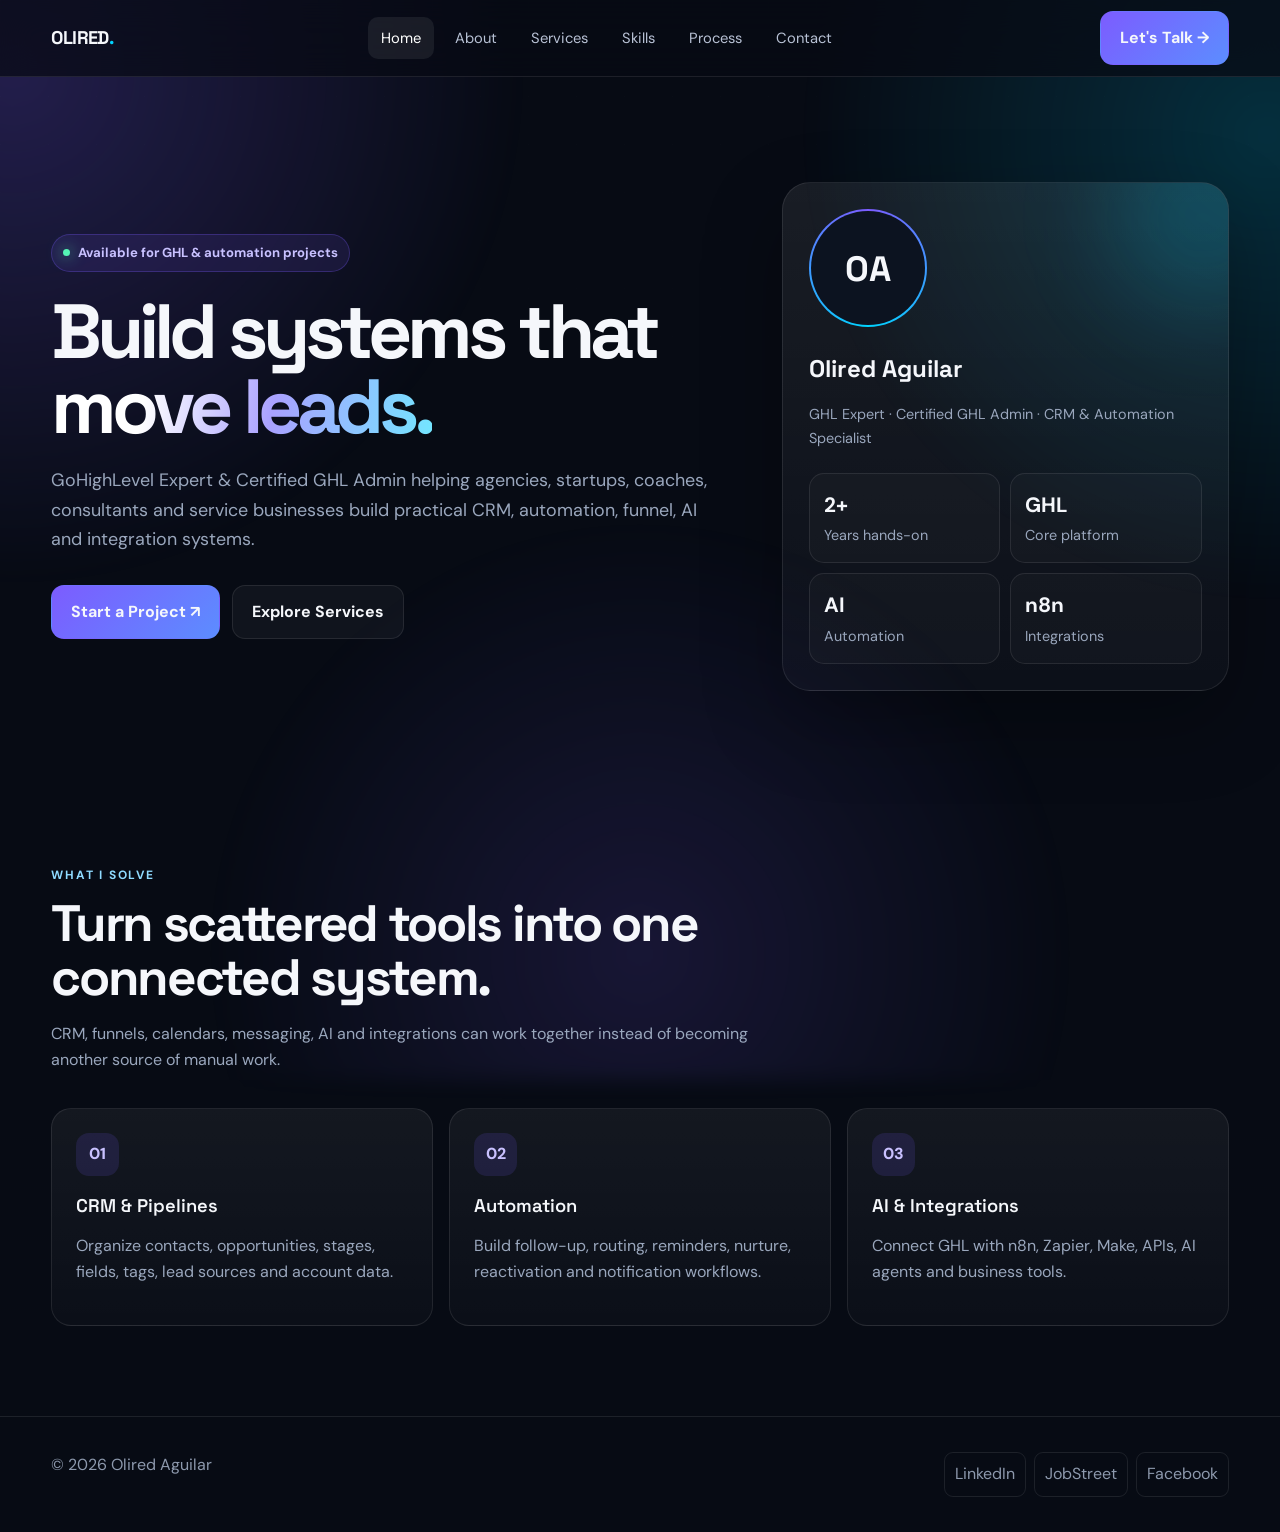
<file: index.html>
<!doctype html><html lang="en"><head><meta charset="utf-8"><meta name="viewport" content="width=device-width,initial-scale=1"><title>Olired Aguilar | GHL & Automation Specialist</title><meta name="description" content="Olired Aguilar — GoHighLevel Expert, Certified GHL Admin and CRM & Automation Specialist."><link rel="stylesheet" href="style.css"></head><body>
<nav><div class="wrap nav"><a class="brand" href="index.html">OLIRED<span>.</span></a><div class="links"><a class="active" href="index.html">Home</a><a href="about.html">About</a><a href="services.html">Services</a><a href="skills.html">Skills</a><a href="process.html">Process</a><a href="contact.html">Contact</a></div><a class="btn primary" href="contact.html">Let's Talk →</a></div></nav>
<main><section class="hero"><div class="wrap hero-grid"><div class="reveal"><span class="eyebrow"><span class="dot"></span> Available for GHL & automation projects</span><h1>Build systems that <span class="gradient">move leads.</span></h1><p class="lead">GoHighLevel Expert & Certified GHL Admin helping agencies, startups, coaches, consultants and service businesses build practical CRM, automation, funnel, AI and integration systems.</p><div class="actions"><a class="btn primary" href="contact.html">Start a Project ↗</a><a class="btn ghost" href="services.html">Explore Services</a></div></div><aside class="hero-card reveal"><div class="profile-ring"><div class="profile-inner">OA</div></div><h2 style="font-family:'Space Grotesk';margin:0">Olired Aguilar</h2><p class="mini">GHL Expert · Certified GHL Admin · CRM & Automation Specialist</p><div class="statgrid"><div class="stat"><b>2+</b><span class="mini">Years hands-on</span></div><div class="stat"><b>GHL</b><span class="mini">Core platform</span></div><div class="stat"><b>AI</b><span class="mini">Automation</span></div><div class="stat"><b>n8n</b><span class="mini">Integrations</span></div></div></aside></div></section>
<section class="section"><div class="wrap"><div class="section-head"><span class="kicker">What I solve</span><h2>Turn scattered tools into one connected system.</h2><p class="muted">CRM, funnels, calendars, messaging, AI and integrations can work together instead of becoming another source of manual work.</p></div><div class="cards"><div class="card"><div class="icon">01</div><h3>CRM & Pipelines</h3><p class="muted">Organize contacts, opportunities, stages, fields, tags, lead sources and account data.</p></div><div class="card"><div class="icon">02</div><h3>Automation</h3><p class="muted">Build follow-up, routing, reminders, nurture, reactivation and notification workflows.</p></div><div class="card"><div class="icon">03</div><h3>AI & Integrations</h3><p class="muted">Connect GHL with n8n, Zapier, Make, APIs, AI agents and business tools.</p></div></div></div></section></main>
<footer><div class="wrap footer"><span>© 2026 Olired Aguilar</span><div class="social"><a href="https://www.linkedin.com/in/olired-aguilar-a40335255/">LinkedIn</a><a href="https://ph.jobstreet.com/profiles/olired-aguilar-LZpXXQdcCF">JobStreet</a><a href="https://www.facebook.com/olired.aguilar21">Facebook</a></div></div></footer></body></html>
</file>
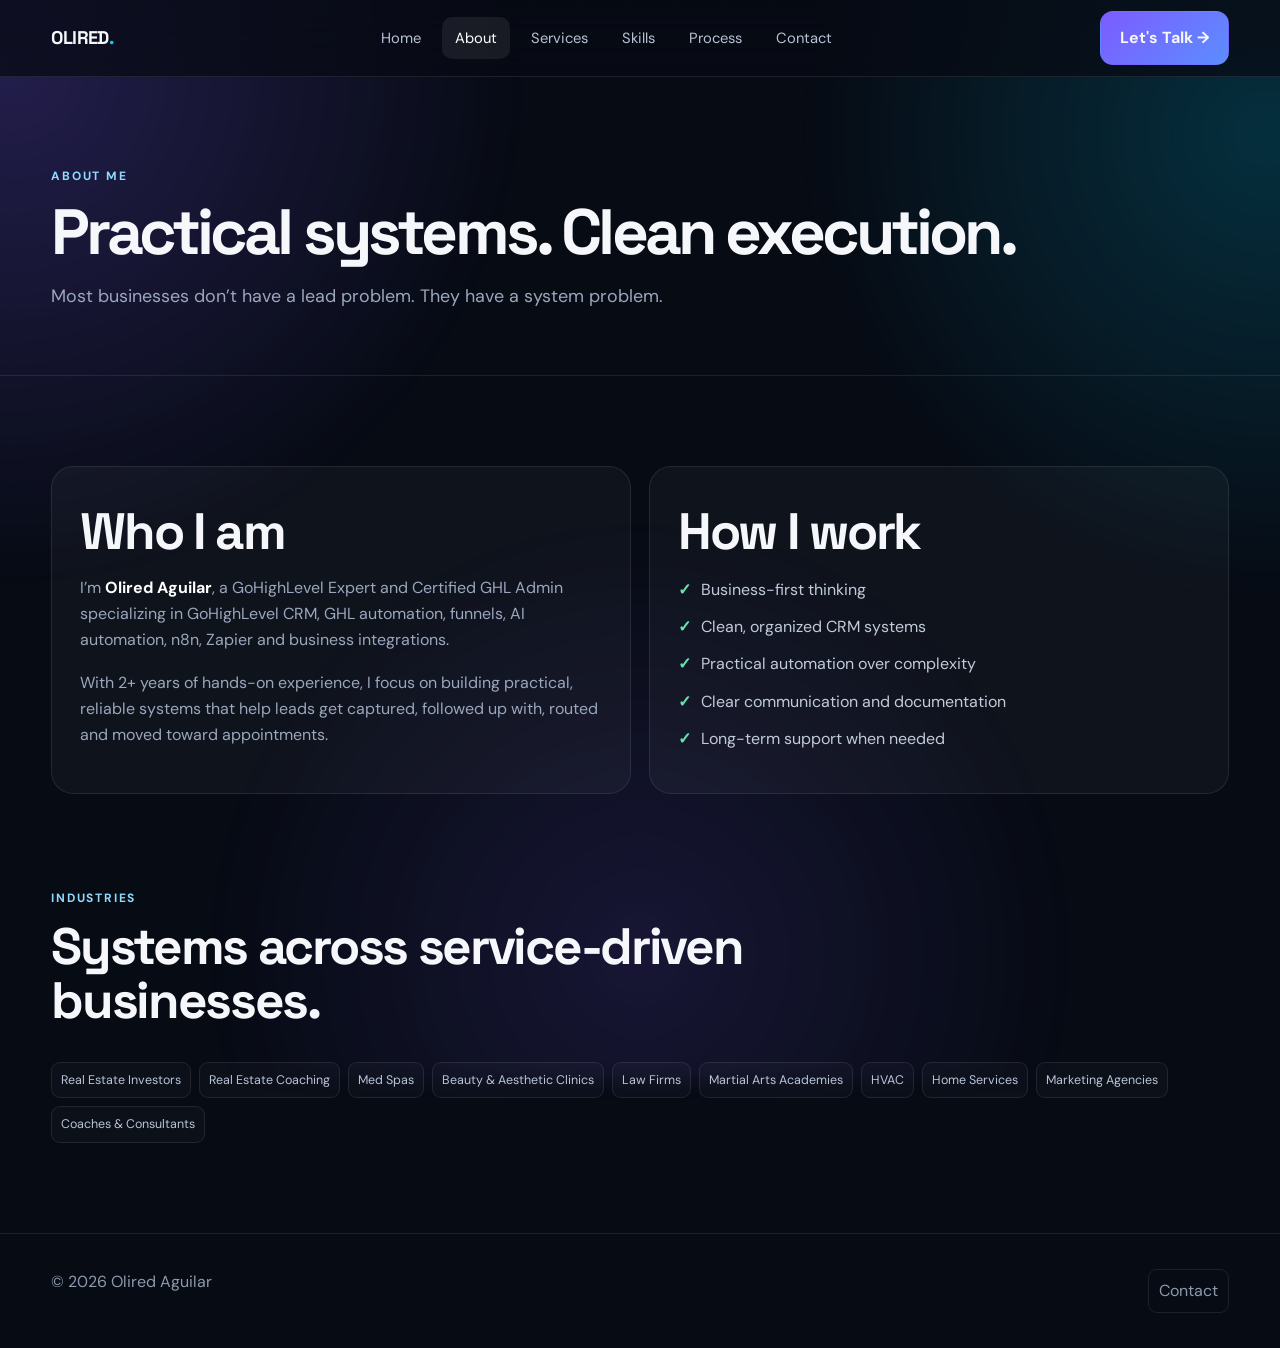
<file: about.html>
<!doctype html><html lang="en"><head><meta charset="utf-8"><meta name="viewport" content="width=device-width,initial-scale=1"><title>About | Olired Aguilar</title><link rel="stylesheet" href="style.css"></head><body>
<nav><div class="wrap nav"><a class="brand" href="index.html">OLIRED<span>.</span></a><div class="links"><a href="index.html">Home</a><a class="active" href="about.html">About</a><a href="services.html">Services</a><a href="skills.html">Skills</a><a href="process.html">Process</a><a href="contact.html">Contact</a></div><a class="btn primary" href="contact.html">Let's Talk →</a></div></nav>
<header class="pagehero"><div class="wrap"><span class="kicker">About me</span><h1>Practical systems. Clean execution.</h1><p class="lead">Most businesses don’t have a lead problem. They have a system problem.</p></div></header>
<section class="section"><div class="wrap split"><div class="panel"><h2>Who I am</h2><p class="muted">I’m <b style="color:#fff">Olired Aguilar</b>, a GoHighLevel Expert and Certified GHL Admin specializing in GoHighLevel CRM, GHL automation, funnels, AI automation, n8n, Zapier and business integrations.</p><p class="muted">With 2+ years of hands-on experience, I focus on building practical, reliable systems that help leads get captured, followed up with, routed and moved toward appointments.</p></div><div class="panel"><h2>How I work</h2><div class="list"><div><span class="check">✓</span> Business-first thinking</div><div><span class="check">✓</span> Clean, organized CRM systems</div><div><span class="check">✓</span> Practical automation over complexity</div><div><span class="check">✓</span> Clear communication and documentation</div><div><span class="check">✓</span> Long-term support when needed</div></div></div></div></section>
<section class="section" style="padding-top:0"><div class="wrap"><div class="section-head"><span class="kicker">Industries</span><h2>Systems across service-driven businesses.</h2></div><div class="tags"><span class="tag">Real Estate Investors</span><span class="tag">Real Estate Coaching</span><span class="tag">Med Spas</span><span class="tag">Beauty & Aesthetic Clinics</span><span class="tag">Law Firms</span><span class="tag">Martial Arts Academies</span><span class="tag">HVAC</span><span class="tag">Home Services</span><span class="tag">Marketing Agencies</span><span class="tag">Coaches & Consultants</span></div></div></section></main>
<footer><div class="wrap footer"><span>© 2026 Olired Aguilar</span><div class="social"><a href="contact.html">Contact</a></div></div></footer></body></html>
</file>
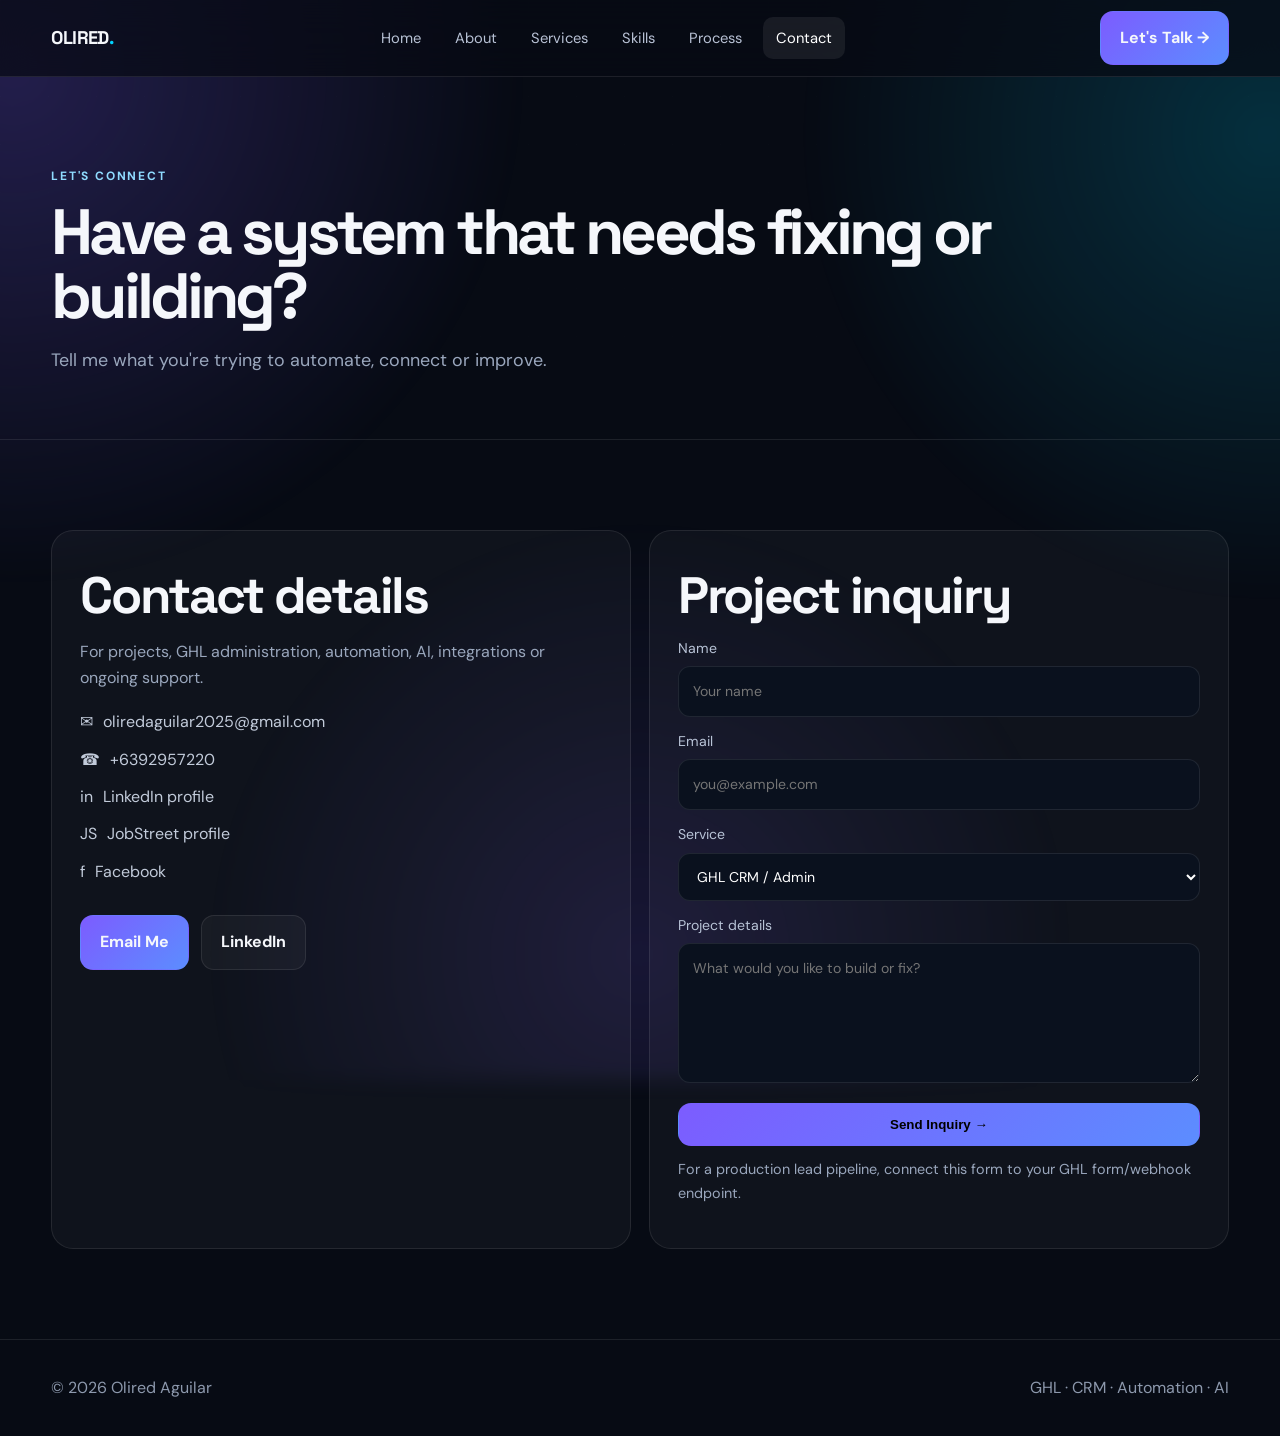
<file: contact.html>
<!doctype html><html lang="en"><head><meta charset="utf-8"><meta name="viewport" content="width=device-width,initial-scale=1"><title>Contact | Olired Aguilar</title><link rel="stylesheet" href="style.css"></head><body>
<nav><div class="wrap nav"><a class="brand" href="index.html">OLIRED<span>.</span></a><div class="links"><a href="index.html">Home</a><a href="about.html">About</a><a href="services.html">Services</a><a href="skills.html">Skills</a><a href="process.html">Process</a><a class="active" href="contact.html">Contact</a></div><a class="btn primary" href="contact.html">Let's Talk →</a></div></nav>
<header class="pagehero"><div class="wrap"><span class="kicker">Let's connect</span><h1>Have a system that needs fixing or building?</h1><p class="lead">Tell me what you're trying to automate, connect or improve.</p></div></header>
<section class="section"><div class="wrap split"><div class="panel"><h2>Contact details</h2><p class="muted">For projects, GHL administration, automation, AI, integrations or ongoing support.</p><div class="list"><div>✉ <a href="mailto:oliredaguilar2025@gmail.com">oliredaguilar2025@gmail.com</a></div><div>☎ <a href="tel:+6392957220">+6392957220</a></div><div>in <a href="https://www.linkedin.com/in/olired-aguilar-a40335255/">LinkedIn profile</a></div><div>JS <a href="https://ph.jobstreet.com/profiles/olired-aguilar-LZpXXQdcCF">JobStreet profile</a></div><div>f <a href="https://www.facebook.com/olired.aguilar21">Facebook</a></div></div><div class="actions"><a class="btn primary" href="mailto:oliredaguilar2025@gmail.com?subject=GHL%20Project%20Inquiry">Email Me</a><a class="btn ghost" href="https://www.linkedin.com/in/olired-aguilar-a40335255/">LinkedIn</a></div></div>
<div class="panel"><h2>Project inquiry</h2><form action="mailto:oliredaguilar2025@gmail.com" method="post" enctype="text/plain"><label>Name<input name="name" required placeholder="Your name"></label><label>Email<input type="email" name="email" required placeholder="you@example.com"></label><label>Service<select name="service"><option>GHL CRM / Admin</option><option>Workflow Automation</option><option>Funnels / Website</option><option>AI Automation</option><option>n8n / API Integration</option><option>Other</option></select></label><label>Project details<textarea name="message" placeholder="What would you like to build or fix?"></textarea></label><button class="btn primary" type="submit">Send Inquiry →</button></form><p class="mini" style="margin-top:12px">For a production lead pipeline, connect this form to your GHL form/webhook endpoint.</p></div></div></section></main>
<footer><div class="wrap footer"><span>© 2026 Olired Aguilar</span><span>GHL · CRM · Automation · AI</span></div></footer></body></html>
</file>
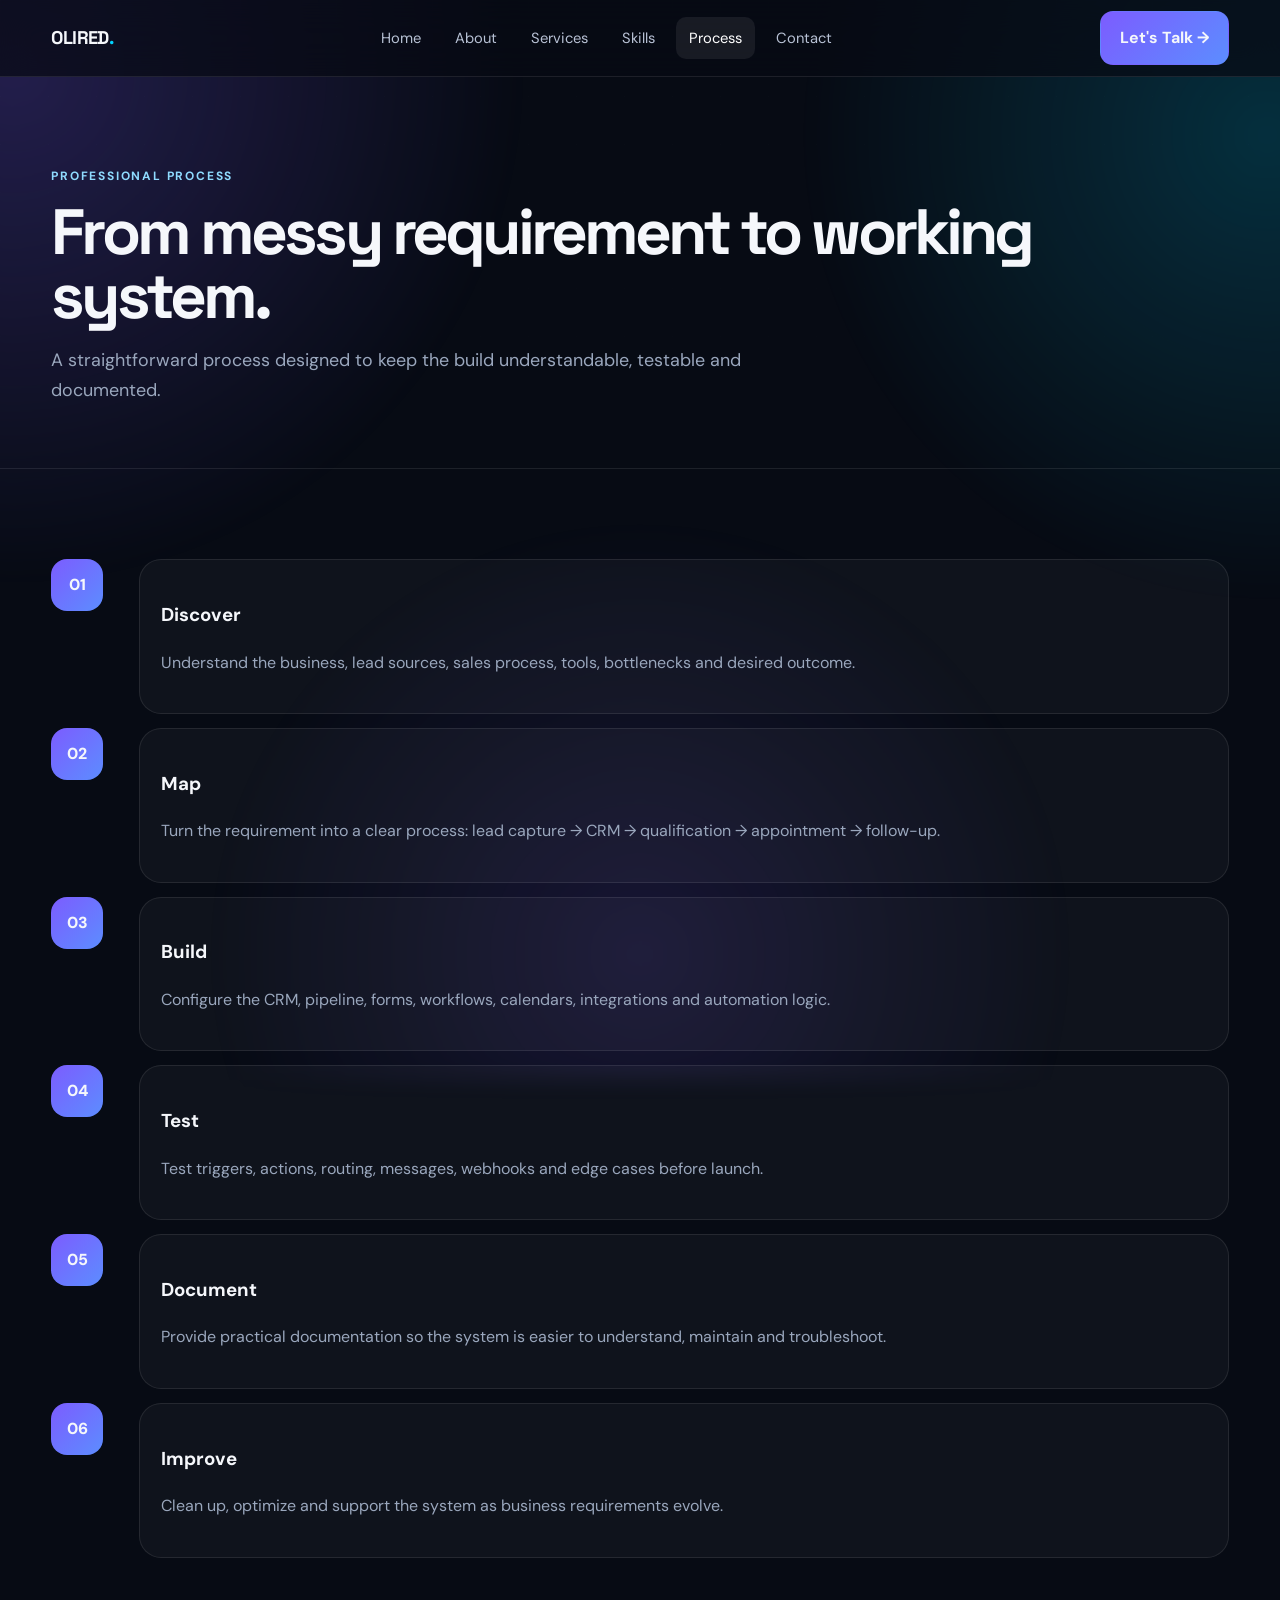
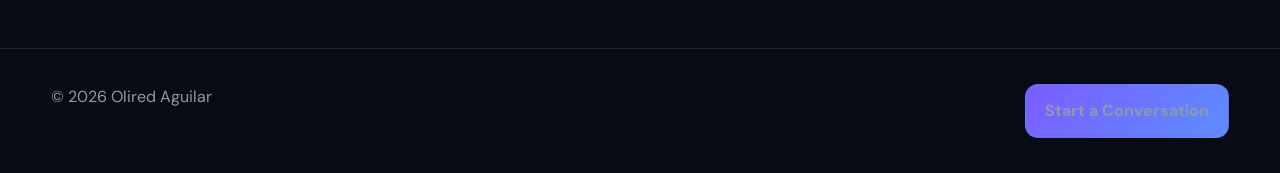
<file: process.html>
<!doctype html><html lang="en"><head><meta charset="utf-8"><meta name="viewport" content="width=device-width,initial-scale=1"><title>Process | Olired Aguilar</title><link rel="stylesheet" href="style.css"></head><body>
<nav><div class="wrap nav"><a class="brand" href="index.html">OLIRED<span>.</span></a><div class="links"><a href="index.html">Home</a><a href="about.html">About</a><a href="services.html">Services</a><a href="skills.html">Skills</a><a class="active" href="process.html">Process</a><a href="contact.html">Contact</a></div><a class="btn primary" href="contact.html">Let's Talk →</a></div></nav>
<header class="pagehero"><div class="wrap"><span class="kicker">Professional process</span><h1>From messy requirement to working system.</h1><p class="lead">A straightforward process designed to keep the build understandable, testable and documented.</p></div></header>
<section class="section"><div class="wrap timeline">
<div class="step"><div class="num">01</div><div class="panel"><h3>Discover</h3><p class="muted">Understand the business, lead sources, sales process, tools, bottlenecks and desired outcome.</p></div></div>
<div class="step"><div class="num">02</div><div class="panel"><h3>Map</h3><p class="muted">Turn the requirement into a clear process: lead capture → CRM → qualification → appointment → follow-up.</p></div></div>
<div class="step"><div class="num">03</div><div class="panel"><h3>Build</h3><p class="muted">Configure the CRM, pipeline, forms, workflows, calendars, integrations and automation logic.</p></div></div>
<div class="step"><div class="num">04</div><div class="panel"><h3>Test</h3><p class="muted">Test triggers, actions, routing, messages, webhooks and edge cases before launch.</p></div></div>
<div class="step"><div class="num">05</div><div class="panel"><h3>Document</h3><p class="muted">Provide practical documentation so the system is easier to understand, maintain and troubleshoot.</p></div></div>
<div class="step"><div class="num">06</div><div class="panel"><h3>Improve</h3><p class="muted">Clean up, optimize and support the system as business requirements evolve.</p></div></div>
</div></section></main>
<footer><div class="wrap footer"><span>© 2026 Olired Aguilar</span><a class="btn primary" href="contact.html">Start a Conversation</a></div></footer></body></html>
</file>
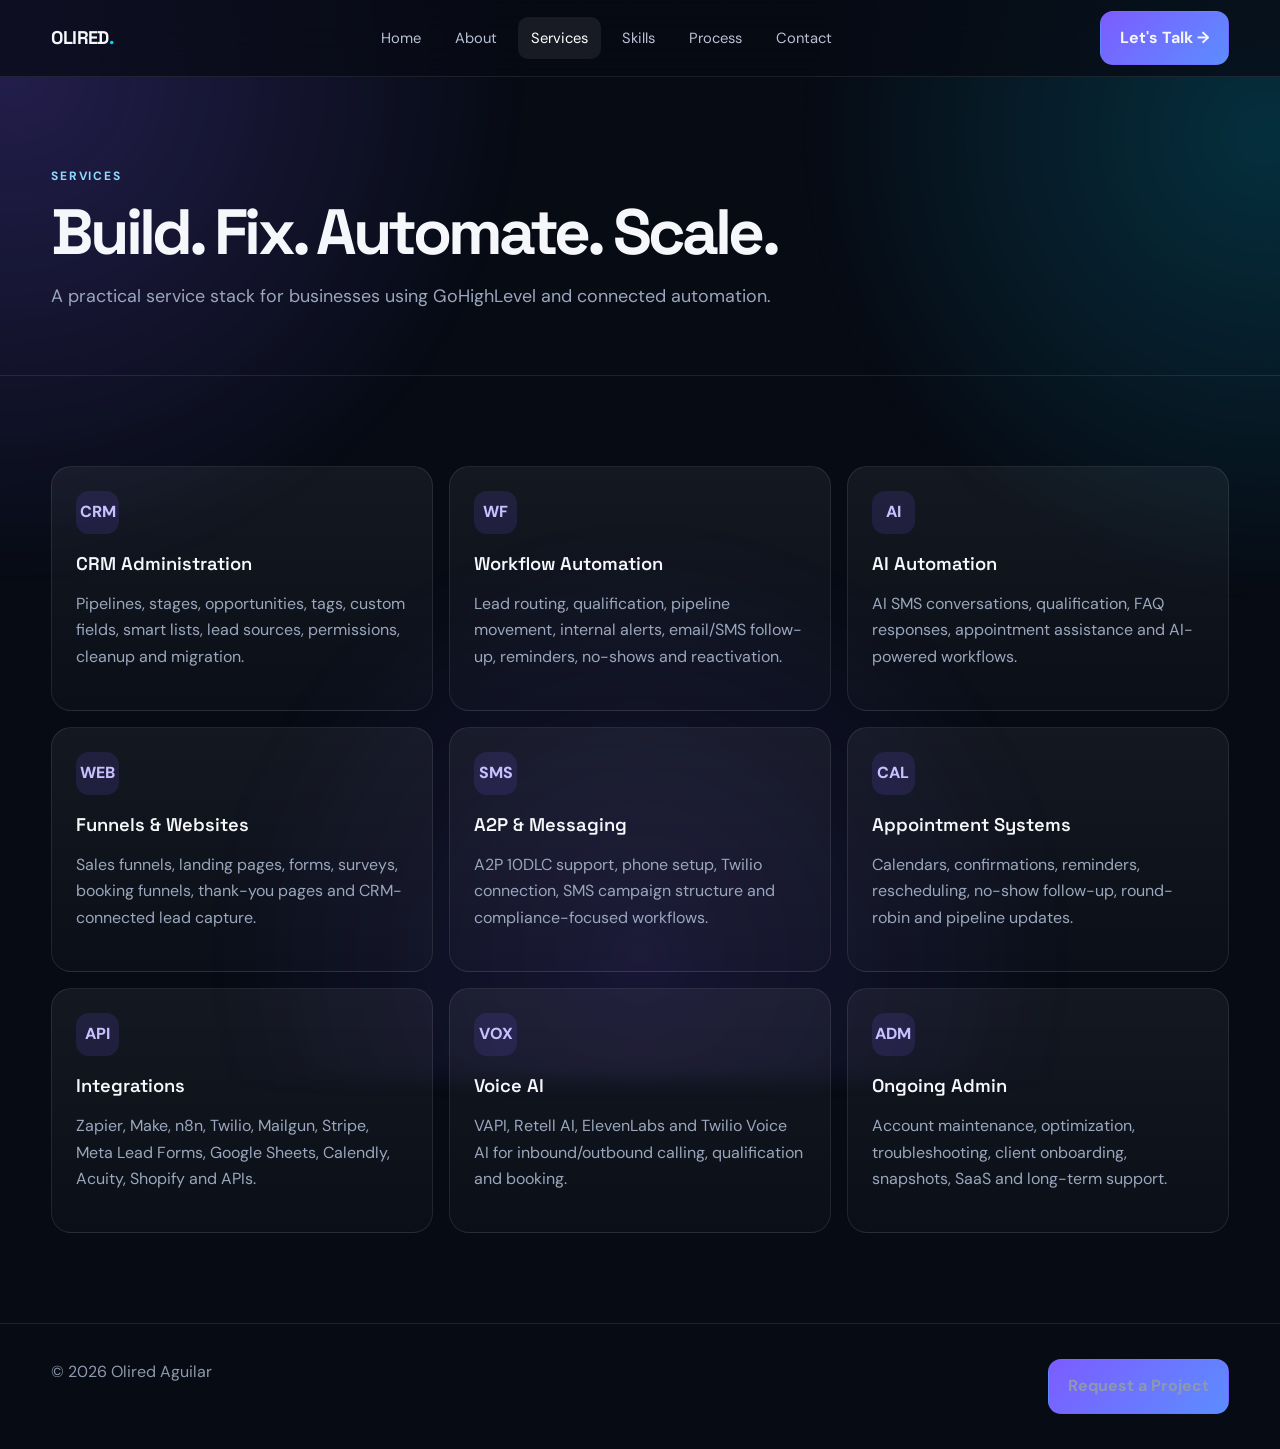
<file: services.html>
<!doctype html><html lang="en"><head><meta charset="utf-8"><meta name="viewport" content="width=device-width,initial-scale=1"><title>Services | Olired Aguilar</title><link rel="stylesheet" href="style.css"></head><body>
<nav><div class="wrap nav"><a class="brand" href="index.html">OLIRED<span>.</span></a><div class="links"><a href="index.html">Home</a><a href="about.html">About</a><a class="active" href="services.html">Services</a><a href="skills.html">Skills</a><a href="process.html">Process</a><a href="contact.html">Contact</a></div><a class="btn primary" href="contact.html">Let's Talk →</a></div></nav>
<header class="pagehero"><div class="wrap"><span class="kicker">Services</span><h1>Build. Fix. Automate. Scale.</h1><p class="lead">A practical service stack for businesses using GoHighLevel and connected automation.</p></div></header>
<section class="section"><div class="wrap"><div class="cards">
<div class="card"><div class="icon">CRM</div><h3>CRM Administration</h3><p class="muted">Pipelines, stages, opportunities, tags, custom fields, smart lists, lead sources, permissions, cleanup and migration.</p></div>
<div class="card"><div class="icon">WF</div><h3>Workflow Automation</h3><p class="muted">Lead routing, qualification, pipeline movement, internal alerts, email/SMS follow-up, reminders, no-shows and reactivation.</p></div>
<div class="card"><div class="icon">AI</div><h3>AI Automation</h3><p class="muted">AI SMS conversations, qualification, FAQ responses, appointment assistance and AI-powered workflows.</p></div>
<div class="card"><div class="icon">WEB</div><h3>Funnels & Websites</h3><p class="muted">Sales funnels, landing pages, forms, surveys, booking funnels, thank-you pages and CRM-connected lead capture.</p></div>
<div class="card"><div class="icon">SMS</div><h3>A2P & Messaging</h3><p class="muted">A2P 10DLC support, phone setup, Twilio connection, SMS campaign structure and compliance-focused workflows.</p></div>
<div class="card"><div class="icon">CAL</div><h3>Appointment Systems</h3><p class="muted">Calendars, confirmations, reminders, rescheduling, no-show follow-up, round-robin and pipeline updates.</p></div>
<div class="card"><div class="icon">API</div><h3>Integrations</h3><p class="muted">Zapier, Make, n8n, Twilio, Mailgun, Stripe, Meta Lead Forms, Google Sheets, Calendly, Acuity, Shopify and APIs.</p></div>
<div class="card"><div class="icon">VOX</div><h3>Voice AI</h3><p class="muted">VAPI, Retell AI, ElevenLabs and Twilio Voice AI for inbound/outbound calling, qualification and booking.</p></div>
<div class="card"><div class="icon">ADM</div><h3>Ongoing Admin</h3><p class="muted">Account maintenance, optimization, troubleshooting, client onboarding, snapshots, SaaS and long-term support.</p></div>
</div></div></section></main>
<footer><div class="wrap footer"><span>© 2026 Olired Aguilar</span><a class="btn primary" href="contact.html">Request a Project</a></div></footer></body></html>
</file>
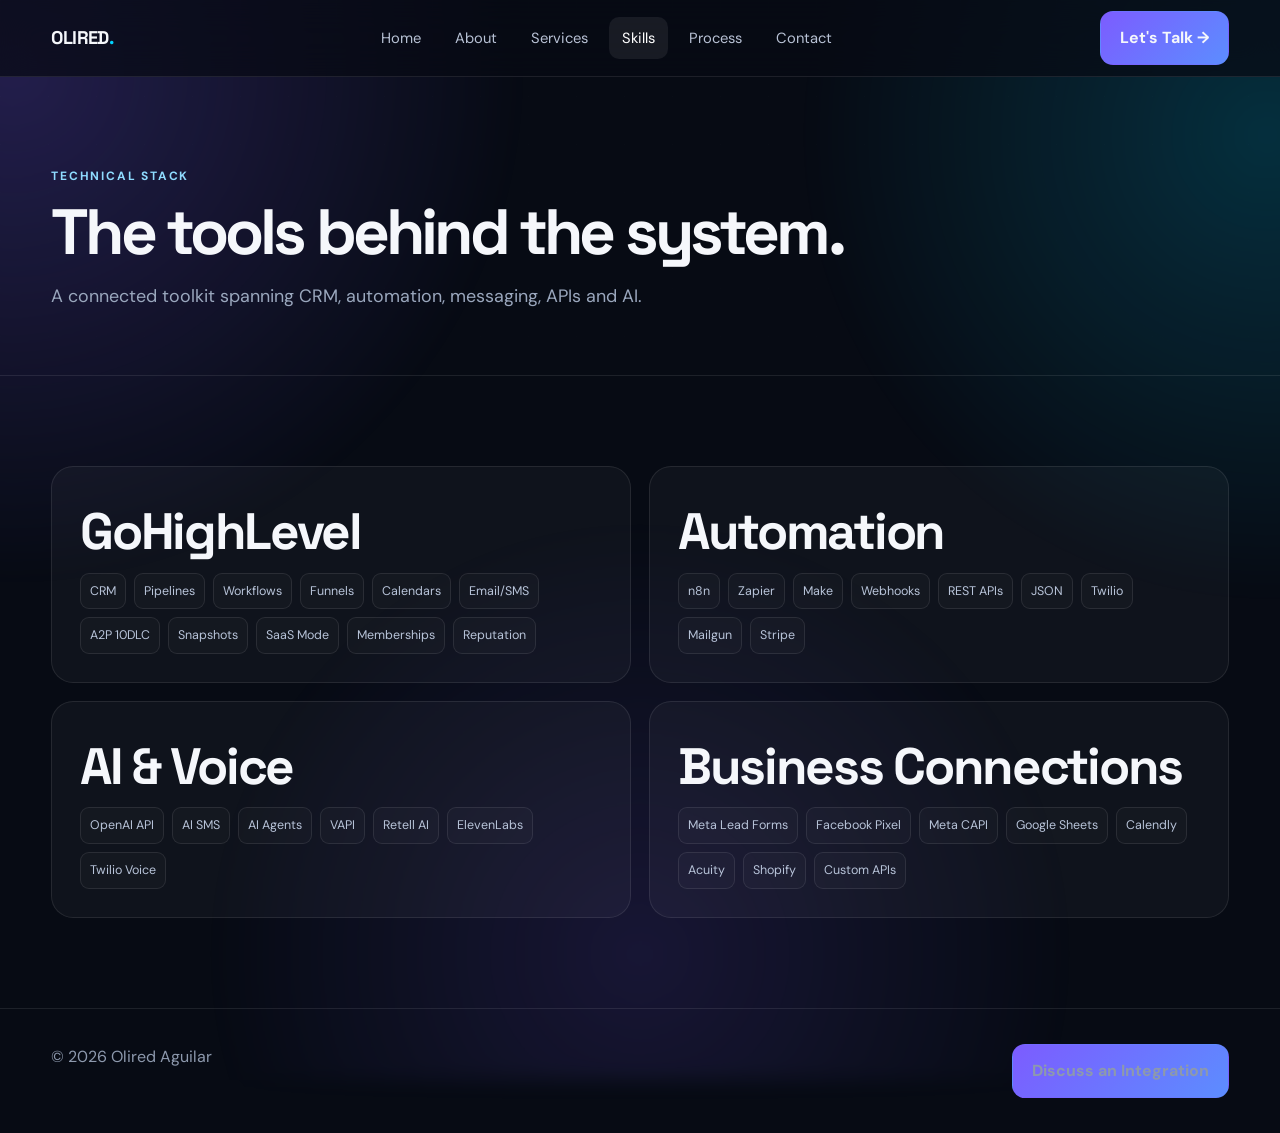
<file: skills.html>
<!doctype html><html lang="en"><head><meta charset="utf-8"><meta name="viewport" content="width=device-width,initial-scale=1"><title>Skills & Integrations | Olired Aguilar</title><link rel="stylesheet" href="style.css"></head><body>
<nav><div class="wrap nav"><a class="brand" href="index.html">OLIRED<span>.</span></a><div class="links"><a href="index.html">Home</a><a href="about.html">About</a><a href="services.html">Services</a><a class="active" href="skills.html">Skills</a><a href="process.html">Process</a><a href="contact.html">Contact</a></div><a class="btn primary" href="contact.html">Let's Talk →</a></div></nav>
<header class="pagehero"><div class="wrap"><span class="kicker">Technical stack</span><h1>The tools behind the system.</h1><p class="lead">A connected toolkit spanning CRM, automation, messaging, APIs and AI.</p></div></header>
<section class="section"><div class="wrap"><div class="split"><div class="panel"><h2>GoHighLevel</h2><div class="tags"><span class="tag">CRM</span><span class="tag">Pipelines</span><span class="tag">Workflows</span><span class="tag">Funnels</span><span class="tag">Calendars</span><span class="tag">Email/SMS</span><span class="tag">A2P 10DLC</span><span class="tag">Snapshots</span><span class="tag">SaaS Mode</span><span class="tag">Memberships</span><span class="tag">Reputation</span></div></div><div class="panel"><h2>Automation</h2><div class="tags"><span class="tag">n8n</span><span class="tag">Zapier</span><span class="tag">Make</span><span class="tag">Webhooks</span><span class="tag">REST APIs</span><span class="tag">JSON</span><span class="tag">Twilio</span><span class="tag">Mailgun</span><span class="tag">Stripe</span></div></div></div>
<div class="split" style="margin-top:18px"><div class="panel"><h2>AI & Voice</h2><div class="tags"><span class="tag">OpenAI API</span><span class="tag">AI SMS</span><span class="tag">AI Agents</span><span class="tag">VAPI</span><span class="tag">Retell AI</span><span class="tag">ElevenLabs</span><span class="tag">Twilio Voice</span></div></div><div class="panel"><h2>Business Connections</h2><div class="tags"><span class="tag">Meta Lead Forms</span><span class="tag">Facebook Pixel</span><span class="tag">Meta CAPI</span><span class="tag">Google Sheets</span><span class="tag">Calendly</span><span class="tag">Acuity</span><span class="tag">Shopify</span><span class="tag">Custom APIs</span></div></div></div></div></section></main>
<footer><div class="wrap footer"><span>© 2026 Olired Aguilar</span><a class="btn primary" href="contact.html">Discuss an Integration</a></div></footer></body></html>
</file>
<file: style.css>
@import url('https://fonts.googleapis.com/css2?family=DM+Sans:wght@400;500;600;700&family=Space+Grotesk:wght@500;600;700&display=swap');
:root{--bg:#070b14;--panel:#0d1422;--panel2:#111a2c;--text:#f5f7fb;--muted:#9aa7bd;--line:rgba(255,255,255,.09);--a:#7c5cff;--b:#00d4ff;--max:1180px}
*{box-sizing:border-box}html{scroll-behavior:smooth}body{margin:0;background:var(--bg);color:var(--text);font-family:'DM Sans',sans-serif;line-height:1.65}
body:before{content:"";position:fixed;inset:-20%;z-index:-2;background:radial-gradient(circle at 15% 20%,rgba(124,92,255,.24),transparent 28%),radial-gradient(circle at 85% 25%,rgba(0,212,255,.18),transparent 26%),radial-gradient(circle at 50% 90%,rgba(124,92,255,.14),transparent 30%);filter:blur(10px);animation:drift 16s ease-in-out infinite alternate}
body:after{content:"";position:fixed;inset:0;z-index:-1;opacity:.16;background-image:linear-gradient(rgba(255,255,255,.05) 1px,transparent 1px),linear-gradient(90deg,rgba(255,255,255,.05) 1px,transparent 1px);background-size:48px 48px;mask-image:linear-gradient(to bottom,black,transparent 80%)}
@keyframes drift{to{transform:translate(3%,2%) scale(1.04)}}a{color:inherit;text-decoration:none}.wrap{width:min(var(--max),92%);margin:auto}
nav{position:sticky;top:0;z-index:50;background:rgba(7,11,20,.72);backdrop-filter:blur(18px);border-bottom:1px solid var(--line)}
.nav{min-height:76px;display:flex;align-items:center;justify-content:space-between;gap:24px}.brand{font-family:'Space Grotesk';font-weight:700;letter-spacing:-.03em;font-size:1.15rem}.brand span{color:var(--b)}
.links{display:flex;gap:8px;flex-wrap:wrap}.links a{padding:9px 13px;color:#b8c2d5;border-radius:10px;font-size:.92rem;transition:.25s}.links a:hover,.links a.active{color:#fff;background:rgba(255,255,255,.07)}
.btn{display:inline-flex;align-items:center;justify-content:center;gap:9px;padding:13px 19px;border-radius:13px;border:1px solid var(--line);font-weight:700;transition:.25s;position:relative;overflow:hidden}.btn:before{content:"";position:absolute;inset:0;transform:translateX(-110%);background:linear-gradient(90deg,transparent,rgba(255,255,255,.18),transparent);transition:.55s}.btn:hover:before{transform:translateX(110%)}.btn:hover{transform:translateY(-3px);box-shadow:0 14px 35px rgba(0,0,0,.25)}.primary{background:linear-gradient(135deg,var(--a),#5c8dff);border-color:transparent}.ghost{background:rgba(255,255,255,.04)}
.hero{padding:105px 0 80px}.hero-grid{display:grid;grid-template-columns:1.2fr .8fr;gap:60px;align-items:center}.eyebrow{display:inline-flex;gap:8px;align-items:center;color:#c8c1ff;background:rgba(124,92,255,.11);border:1px solid rgba(124,92,255,.28);padding:7px 11px;border-radius:999px;font-size:.82rem;font-weight:700}.dot{width:7px;height:7px;border-radius:50%;background:#55f5b5;box-shadow:0 0 16px #55f5b5}.hero h1{font:700 clamp(2.8rem,6vw,5.7rem)/.98 'Space Grotesk';letter-spacing:-.065em;margin:22px 0}.gradient{background:linear-gradient(100deg,#fff 25%,#a9a1ff 58%,#72e7ff);-webkit-background-clip:text;background-clip:text;color:transparent}.lead{font-size:1.12rem;color:var(--muted);max-width:720px}.actions{display:flex;gap:12px;flex-wrap:wrap;margin-top:30px}.hero-card{background:linear-gradient(180deg,rgba(255,255,255,.075),rgba(255,255,255,.025));border:1px solid var(--line);border-radius:28px;padding:26px;box-shadow:0 30px 80px rgba(0,0,0,.3);position:relative;overflow:hidden}.hero-card:after{content:"";position:absolute;width:190px;height:190px;border-radius:50%;background:rgba(0,212,255,.14);filter:blur(45px);right:-70px;top:-60px}.profile-ring{width:118px;height:118px;border-radius:50%;display:grid;place-items:center;background:conic-gradient(var(--a),var(--b),var(--a));padding:2px;margin-bottom:22px}.profile-inner{width:100%;height:100%;border-radius:50%;background:#0c1320;display:grid;place-items:center;font:700 2.2rem 'Space Grotesk'}.mini{color:var(--muted);font-size:.9rem}.statgrid{display:grid;grid-template-columns:1fr 1fr;gap:10px;margin-top:22px}.stat{padding:14px;border:1px solid var(--line);border-radius:15px;background:rgba(255,255,255,.025)}.stat b{display:block;font-size:1.3rem}.section{padding:90px 0}.section-head{max-width:720px;margin-bottom:34px}.kicker{text-transform:uppercase;letter-spacing:.15em;color:#8fdbff;font-size:.75rem;font-weight:700}.section h2{font:700 clamp(2rem,4vw,3.3rem)/1.05 'Space Grotesk';letter-spacing:-.045em;margin:10px 0 14px}.muted{color:var(--muted)}
.cards{display:grid;grid-template-columns:repeat(3,1fr);gap:16px}.card{background:linear-gradient(180deg,rgba(255,255,255,.055),rgba(255,255,255,.02));border:1px solid var(--line);border-radius:20px;padding:24px;transition:.28s}.card:hover{transform:translateY(-7px);border-color:rgba(124,92,255,.42);box-shadow:0 18px 45px rgba(0,0,0,.24)}.icon{width:43px;height:43px;border-radius:13px;display:grid;place-items:center;background:rgba(124,92,255,.14);color:#c9c1ff;margin-bottom:18px;font-weight:800}.card h3{margin:0 0 8px;font:600 1.15rem 'Space Grotesk'}.tags{display:flex;gap:8px;flex-wrap:wrap}.tag{font-size:.78rem;color:#b8c4d9;padding:7px 9px;border:1px solid var(--line);border-radius:9px;background:rgba(255,255,255,.025)}
.split{display:grid;grid-template-columns:1fr 1fr;gap:18px}.panel{padding:28px;border:1px solid var(--line);border-radius:22px;background:rgba(255,255,255,.035)}.list{display:grid;gap:11px;margin-top:18px}.list div{display:flex;gap:10px;color:#c2cbda}.check{color:#63e6b0;font-weight:800}
.pagehero{padding:85px 0 45px;border-bottom:1px solid var(--line)}.pagehero h1{font:700 clamp(2.6rem,5vw,4.7rem)/1 'Space Grotesk';letter-spacing:-.06em;margin:12px 0}
.timeline{display:grid;gap:14px}.step{display:grid;grid-template-columns:70px 1fr;gap:18px;align-items:start}.num{height:52px;width:52px;border-radius:16px;background:linear-gradient(135deg,var(--a),#5c8dff);display:grid;place-items:center;font-weight:800}.step .panel{padding:21px}
form{display:grid;gap:13px}label{font-size:.88rem;color:#b9c4d7}input,textarea,select{width:100%;margin-top:6px;background:#0a111e;border:1px solid var(--line);color:#fff;border-radius:12px;padding:13px 14px;font:inherit;outline:none}input:focus,textarea:focus{border-color:rgba(124,92,255,.7);box-shadow:0 0 0 3px rgba(124,92,255,.1)}textarea{min-height:140px;resize:vertical}
footer{padding:35px 0;border-top:1px solid var(--line);color:#8d99ad}.footer{display:flex;justify-content:space-between;gap:20px;flex-wrap:wrap}.social{display:flex;gap:8px;flex-wrap:wrap}.social a{padding:8px 10px;border:1px solid var(--line);border-radius:9px}
.reveal{animation:rise .65s ease both}@keyframes rise{from{opacity:0;transform:translateY(18px)}to{opacity:1;transform:none}}
@media(max-width:850px){.hero-grid,.split{grid-template-columns:1fr}.cards{grid-template-columns:1fr 1fr}.links{display:none}.hero{padding-top:70px}}
@media(max-width:560px){.cards{grid-template-columns:1fr}.hero h1{font-size:3rem}.nav{min-height:68px}.hero-card{padding:20px}.section{padding:65px 0}.step{grid-template-columns:48px 1fr}.num{width:44px;height:44px}}
</file>
